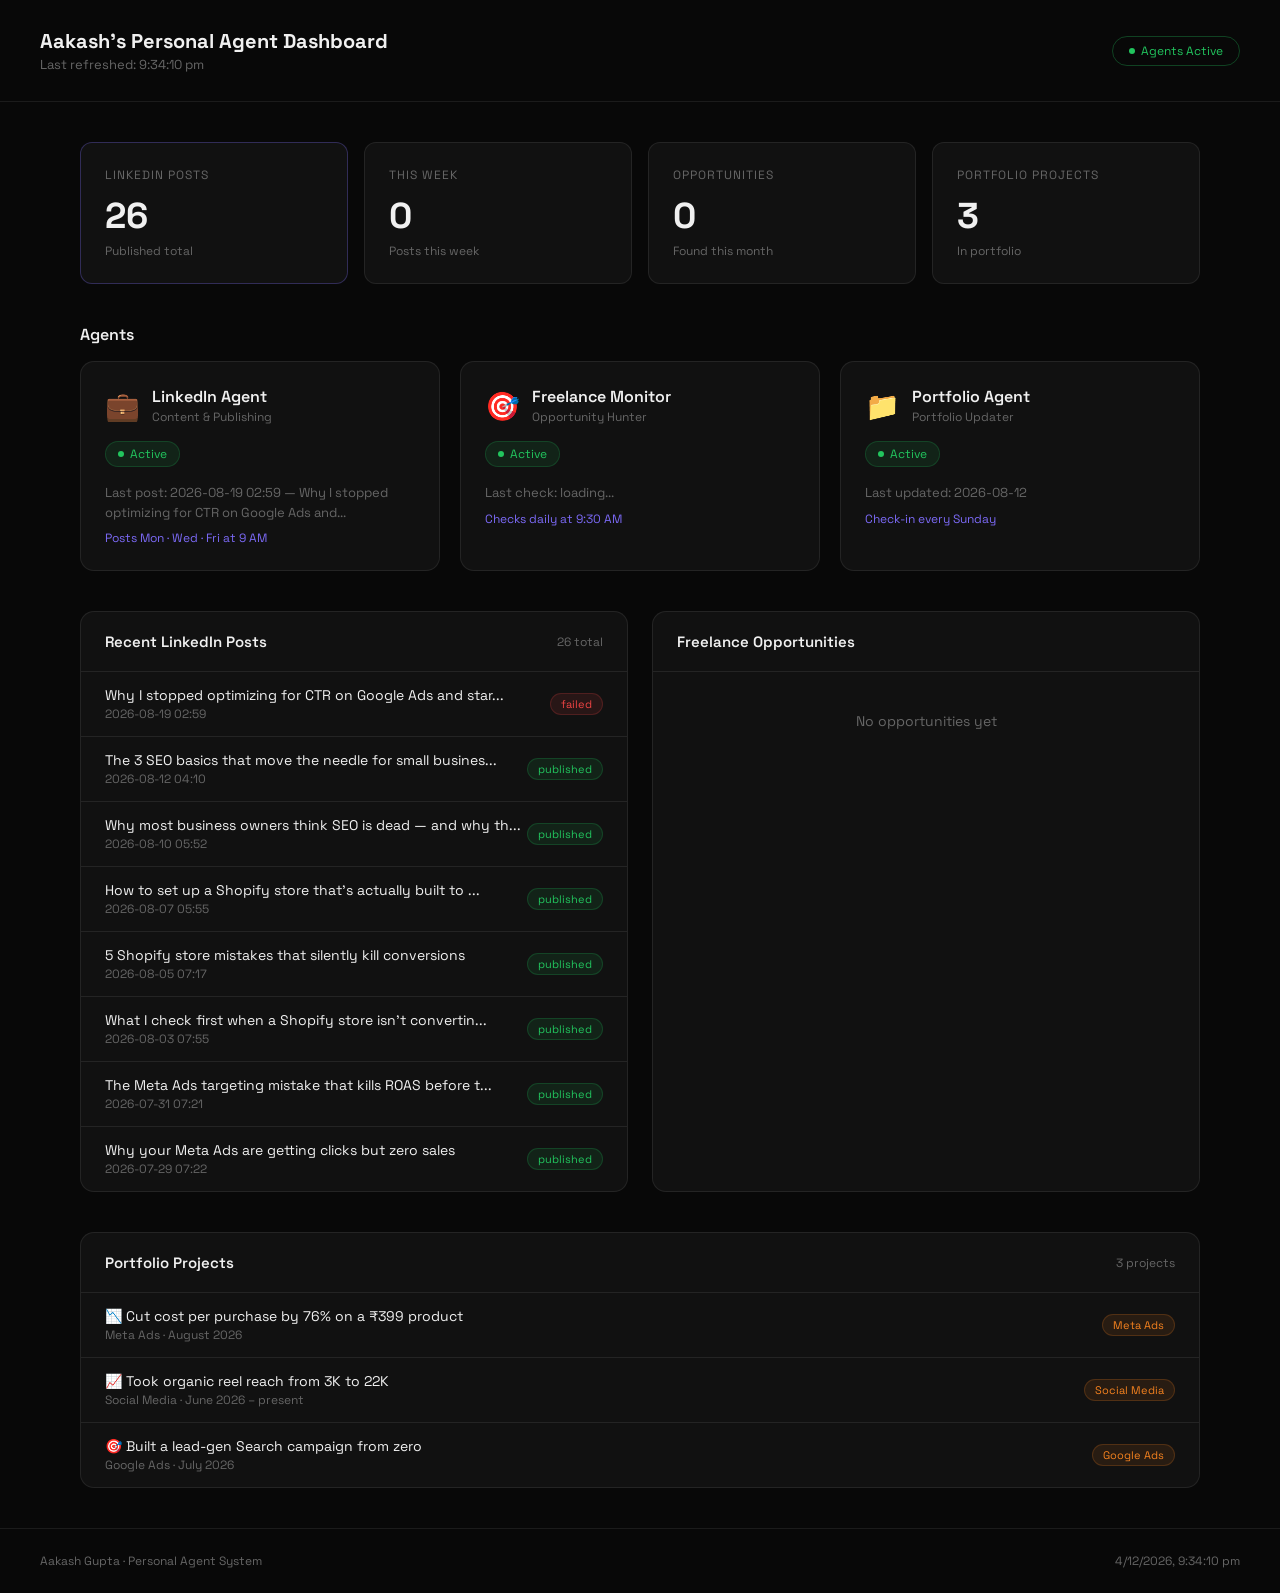
<file: dashboard/index.html>
<!DOCTYPE html>
<html lang="en">
<head>
  <meta charset="UTF-8" />
  <meta name="viewport" content="width=device-width, initial-scale=1.0" />
  <title>Aakash — Personal Agent Dashboard</title>
  <link href="https://fonts.googleapis.com/css2?family=Space+Grotesk:wght@400;500;600;700&display=swap" rel="stylesheet" />
  <style>
    * { margin: 0; padding: 0; box-sizing: border-box; }
    :root {
      --bg: #080808; --bg2: #111; --bg3: #1a1a1a;
      --text: #f0f0f0; --muted: #666;
      --accent: #7c6af7; --green: #22c55e;
      --orange: #f5821f; --red: #ef4444;
      --border: rgba(255,255,255,0.08);
      --font: 'Space Grotesk', sans-serif;
    }
    body { background: var(--bg); color: var(--text); font-family: var(--font); min-height: 100vh; }

    .header {
      padding: 28px 40px; border-bottom: 1px solid var(--border);
      display: flex; align-items: center; justify-content: space-between;
    }
    .header-left h1 { font-size: 20px; font-weight: 700; }
    .header-left p { font-size: 13px; color: var(--muted); margin-top: 2px; }
    .header-tag {
      font-size: 12px; color: var(--green);
      border: 1px solid rgba(34,197,94,0.3);
      padding: 6px 16px; border-radius: 40px;
      display: flex; align-items: center; gap: 6px;
    }
    .header-tag::before {
      content: ''; width: 6px; height: 6px;
      background: var(--green); border-radius: 50%;
      animation: pulse 2s infinite;
    }
    @keyframes pulse { 0%,100%{opacity:1;transform:scale(1)} 50%{opacity:.5;transform:scale(1.4)} }

    .main { padding: 40px; max-width: 1200px; margin: 0 auto; }

    /* STATS ROW */
    .stats { display: grid; grid-template-columns: repeat(4,1fr); gap: 16px; margin-bottom: 40px; }
    .stat-card {
      background: var(--bg2); border: 1px solid var(--border);
      border-radius: 12px; padding: 24px;
    }
    .stat-card .label { font-size: 12px; color: var(--muted); letter-spacing: 1px; text-transform: uppercase; margin-bottom: 10px; }
    .stat-card .value { font-size: 36px; font-weight: 700; }
    .stat-card .sub { font-size: 12px; color: var(--muted); margin-top: 4px; }
    .stat-card.accent-border { border-color: rgba(124,106,247,0.3); }

    /* AGENT CARDS */
    .agents { display: grid; grid-template-columns: repeat(3,1fr); gap: 20px; margin-bottom: 40px; }
    .agent-card {
      background: var(--bg2); border: 1px solid var(--border);
      border-radius: 14px; padding: 24px;
    }
    .agent-header { display: flex; align-items: center; gap: 12px; margin-bottom: 16px; }
    .agent-icon { font-size: 28px; }
    .agent-name { font-size: 16px; font-weight: 600; }
    .agent-role { font-size: 12px; color: var(--muted); margin-top: 2px; }
    .agent-status {
      display: inline-flex; align-items: center; gap: 6px;
      font-size: 12px; padding: 4px 12px; border-radius: 40px;
      margin-bottom: 16px;
    }
    .status-active { background: rgba(34,197,94,0.1); color: var(--green); border: 1px solid rgba(34,197,94,0.2); }
    .status-idle { background: rgba(255,255,255,0.04); color: var(--muted); border: 1px solid var(--border); }
    .status-dot { width: 6px; height: 6px; border-radius: 50%; background: currentColor; }
    .agent-last { font-size: 13px; color: var(--muted); line-height: 1.5; }
    .agent-schedule { font-size: 12px; color: var(--accent); margin-top: 8px; }

    /* TABLES */
    .section-title { font-size: 16px; font-weight: 600; margin-bottom: 16px; }
    .grid2 { display: grid; grid-template-columns: 1fr 1fr; gap: 24px; margin-bottom: 40px; }

    .table-card { background: var(--bg2); border: 1px solid var(--border); border-radius: 14px; overflow: hidden; }
    .table-card .table-header { padding: 20px 24px; border-bottom: 1px solid var(--border); font-size: 15px; font-weight: 600; display: flex; align-items: center; justify-content: space-between; }
    .table-card .table-header span { font-size: 12px; color: var(--muted); font-weight: 400; }
    .table-row { padding: 14px 24px; border-bottom: 1px solid var(--border); display: flex; align-items: center; justify-content: space-between; }
    .table-row:last-child { border-bottom: none; }
    .table-row-left { font-size: 14px; }
    .table-row-left .row-sub { font-size: 12px; color: var(--muted); margin-top: 2px; }
    .badge { font-size: 11px; padding: 3px 10px; border-radius: 40px; }
    .badge-green { background: rgba(34,197,94,0.1); color: var(--green); border: 1px solid rgba(34,197,94,0.2); }
    .badge-purple { background: rgba(124,106,247,0.1); color: var(--accent); border: 1px solid rgba(124,106,247,0.2); }
    .badge-orange { background: rgba(245,130,31,0.1); color: var(--orange); border: 1px solid rgba(245,130,31,0.2); }
    .badge-red { background: rgba(239,68,68,0.1); color: var(--red); border: 1px solid rgba(239,68,68,0.2); }

    .empty { padding: 40px 24px; text-align: center; color: var(--muted); font-size: 14px; }

    .footer { padding: 24px 40px; border-top: 1px solid var(--border); font-size: 12px; color: var(--muted); display: flex; justify-content: space-between; }
  </style>
</head>
<body>

<div class="header">
  <div class="header-left">
    <h1>Aakash's Personal Agent Dashboard</h1>
    <p id="last-updated">Loading...</p>
  </div>
  <div class="header-tag">Agents Active</div>
</div>

<div class="main">

  <!-- STATS -->
  <div class="stats">
    <div class="stat-card accent-border">
      <div class="label">LinkedIn Posts</div>
      <div class="value" id="stat-posts">—</div>
      <div class="sub">Published total</div>
    </div>
    <div class="stat-card">
      <div class="label">This Week</div>
      <div class="value" id="stat-week">—</div>
      <div class="sub">Posts this week</div>
    </div>
    <div class="stat-card">
      <div class="label">Opportunities</div>
      <div class="value" id="stat-opps">—</div>
      <div class="sub">Found this month</div>
    </div>
    <div class="stat-card">
      <div class="label">Portfolio Projects</div>
      <div class="value" id="stat-projects">—</div>
      <div class="sub">In portfolio</div>
    </div>
  </div>

  <!-- AGENTS -->
  <div class="section-title">Agents</div>
  <div class="agents" style="margin-bottom:40px;">
    <div class="agent-card">
      <div class="agent-header">
        <div class="agent-icon">💼</div>
        <div>
          <div class="agent-name">LinkedIn Agent</div>
          <div class="agent-role">Content & Publishing</div>
        </div>
      </div>
      <div class="agent-status status-active"><span class="status-dot"></span>Active</div>
      <div class="agent-last" id="linkedin-last">Last post: loading...</div>
      <div class="agent-schedule">Posts Mon · Wed · Fri at 9 AM</div>
    </div>
    <div class="agent-card">
      <div class="agent-header">
        <div class="agent-icon">🎯</div>
        <div>
          <div class="agent-name">Freelance Monitor</div>
          <div class="agent-role">Opportunity Hunter</div>
        </div>
      </div>
      <div class="agent-status status-active"><span class="status-dot"></span>Active</div>
      <div class="agent-last" id="freelance-last">Last check: loading...</div>
      <div class="agent-schedule">Checks daily at 9:30 AM</div>
    </div>
    <div class="agent-card">
      <div class="agent-header">
        <div class="agent-icon">📁</div>
        <div>
          <div class="agent-name">Portfolio Agent</div>
          <div class="agent-role">Portfolio Updater</div>
        </div>
      </div>
      <div class="agent-status status-active"><span class="status-dot"></span>Active</div>
      <div class="agent-last" id="portfolio-last">Last update: loading...</div>
      <div class="agent-schedule">Check-in every Sunday</div>
    </div>
  </div>

  <!-- LINKEDIN POSTS + OPPORTUNITIES -->
  <div class="grid2">
    <div class="table-card">
      <div class="table-header">Recent LinkedIn Posts <span id="posts-count"></span></div>
      <div id="posts-list"><div class="empty">No posts yet</div></div>
    </div>
    <div class="table-card">
      <div class="table-header">Freelance Opportunities <span id="opps-count"></span></div>
      <div id="opps-list"><div class="empty">No opportunities yet</div></div>
    </div>
  </div>

  <!-- PORTFOLIO PROJECTS -->
  <div class="table-card">
    <div class="table-header">Portfolio Projects <span id="projects-count"></span></div>
    <div id="projects-list"><div class="empty">No projects added yet — reply to Sunday check-in to add one</div></div>
  </div>

</div>

<div class="footer">
  <span>Aakash Gupta · Personal Agent System</span>
  <span id="footer-time">—</span>
</div>

<script>
const BASE = '..';

async function loadJSON(path, fallback) {
  try {
    const r = await fetch(path + '?t=' + Date.now());
    if (!r.ok) return fallback;
    return await r.json();
  } catch { return fallback; }
}

function timeAgo(dateStr) {
  if (!dateStr) return 'Never';
  const d = new Date(dateStr);
  const diff = Math.floor((Date.now() - d) / 1000);
  if (diff < 60) return 'Just now';
  if (diff < 3600) return Math.floor(diff/60) + ' min ago';
  if (diff < 86400) return Math.floor(diff/3600) + ' hr ago';
  return Math.floor(diff/86400) + ' day(s) ago';
}

function isThisWeek(dateStr) {
  const d = new Date(dateStr);
  const now = new Date();
  const weekAgo = new Date(now - 7*24*60*60*1000);
  return d >= weekAgo;
}

async function render() {
  const linkedinLog = await loadJSON(BASE + '/data/linkedin_log.json', []);
  const freelanceLog = await loadJSON(BASE + '/data/freelance_log.json', []);
  const portfolio = await loadJSON(BASE + '/assets/portfolio.json', { projects: [] });

  // Stats
  const thisWeekPosts = linkedinLog.filter(p => isThisWeek(p.date)).length;
  const thisMonthOpps = freelanceLog.filter(o => {
    const d = new Date(o.date);
    const now = new Date();
    return d.getMonth() === now.getMonth() && d.getFullYear() === now.getFullYear();
  }).length;

  document.getElementById('stat-posts').textContent = linkedinLog.length || '0';
  document.getElementById('stat-week').textContent = thisWeekPosts;
  document.getElementById('stat-opps').textContent = thisMonthOpps;
  document.getElementById('stat-projects').textContent = portfolio.projects?.length || '0';

  // LinkedIn last post
  if (linkedinLog.length > 0) {
    const last = linkedinLog[linkedinLog.length - 1];
    document.getElementById('linkedin-last').textContent = 'Last post: ' + last.date + ' — ' + last.topic?.substring(0, 50) + '...';
  }

  // Freelance last check
  if (freelanceLog.length > 0) {
    const last = freelanceLog[freelanceLog.length - 1];
    document.getElementById('freelance-last').textContent = 'Last found: ' + last.date + ' — ' + last.title;
  }

  // Portfolio last update
  if (portfolio.last_updated) {
    document.getElementById('portfolio-last').textContent = 'Last updated: ' + portfolio.last_updated;
  }

  // Posts list
  const postsList = document.getElementById('posts-list');
  if (linkedinLog.length > 0) {
    postsList.innerHTML = [...linkedinLog].reverse().slice(0, 8).map(p => `
      <div class="table-row">
        <div class="table-row-left">
          <div>${p.topic?.substring(0, 55)}${p.topic?.length > 55 ? '...' : ''}</div>
          <div class="row-sub">${p.date}</div>
        </div>
        <span class="badge ${p.status === 'published' ? 'badge-green' : 'badge-red'}">${p.status}</span>
      </div>
    `).join('');
    document.getElementById('posts-count').textContent = linkedinLog.length + ' total';
  }

  // Opportunities list
  const oppsList = document.getElementById('opps-list');
  if (freelanceLog.length > 0) {
    oppsList.innerHTML = [...freelanceLog].reverse().slice(0, 8).map(o => `
      <div class="table-row">
        <div class="table-row-left">
          <div>${o.title} · ${o.company}</div>
          <div class="row-sub">${o.location} · ${o.date}</div>
        </div>
        <span class="badge badge-purple">Social Media</span>
      </div>
    `).join('');
    document.getElementById('opps-count').textContent = freelanceLog.length + ' total';
  }

  // Projects list
  const projectsList = document.getElementById('projects-list');
  if (portfolio.projects?.length > 0) {
    projectsList.innerHTML = portfolio.projects.map(p => `
      <div class="table-row">
        <div class="table-row-left">
          <div>${p.emoji || '💼'} ${p.title}</div>
          <div class="row-sub">${p.category} · ${p.date}</div>
        </div>
        <span class="badge badge-orange">${p.category}</span>
      </div>
    `).join('');
    document.getElementById('projects-count').textContent = portfolio.projects.length + ' projects';
  }

  document.getElementById('last-updated').textContent = 'Last refreshed: ' + new Date().toLocaleTimeString('en-IN');
  document.getElementById('footer-time').textContent = new Date().toLocaleString('en-IN');
}

render();
setInterval(render, 60000); // Refresh every minute
</script>
</body>
</html>
</file>
